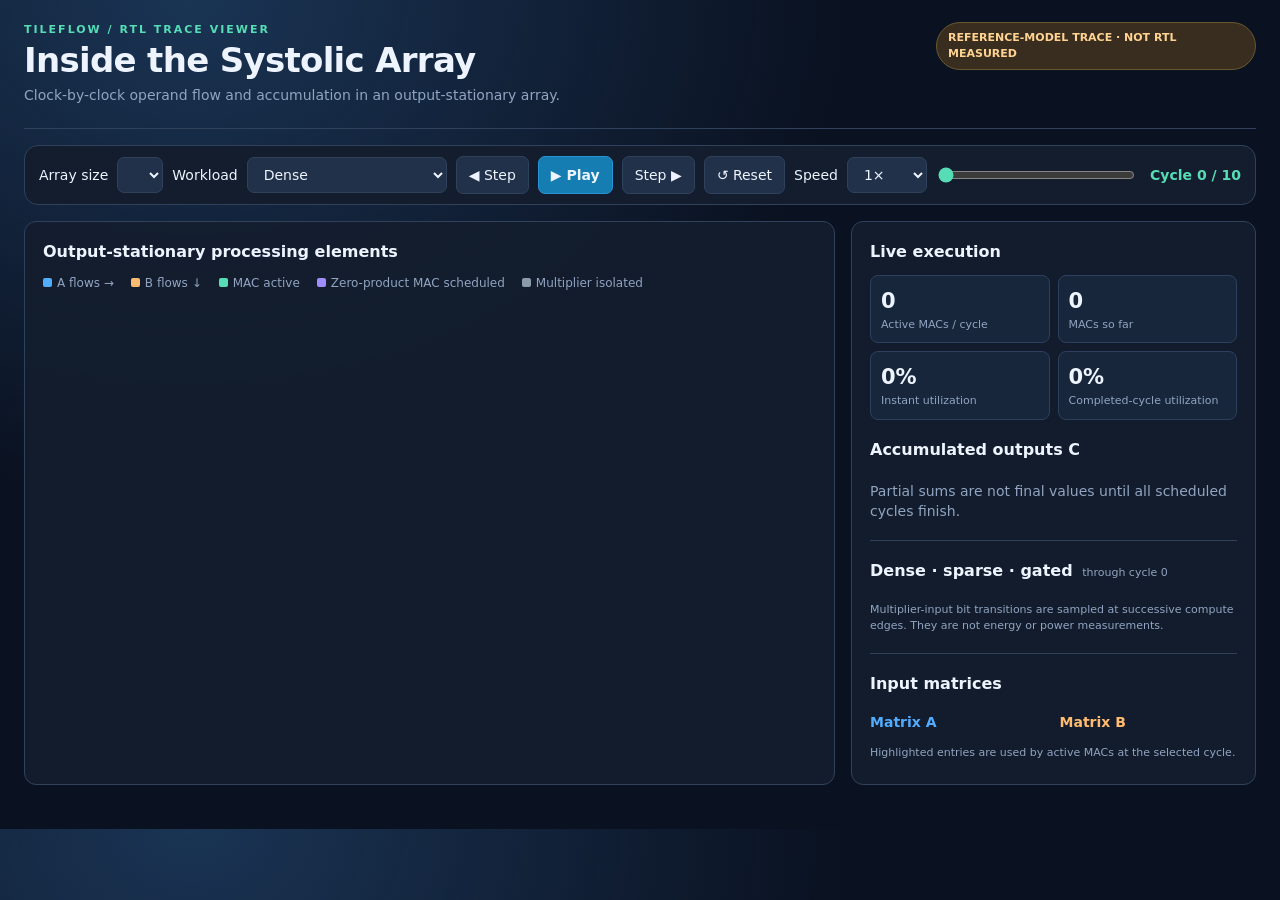
<file: viewer/index.html>
<!doctype html>
<html lang="en">
<head>
  <meta charset="utf-8">
  <meta name="viewport" content="width=device-width, initial-scale=1">
  <title>TileFlow | Systolic Array Trace Viewer</title>
  <link rel="stylesheet" href="style.css">
</head>
<body>
  <div class="shell">
    <header>
      <div>
        <div class="kicker">TileFlow / RTL trace viewer</div>
        <h1>Inside the Systolic Array</h1>
        <p>Clock-by-clock operand flow and accumulation in an output-stationary array.</p>
      </div>
      <div class="stamp" id="sourceStamp">REFERENCE-MODEL TRACE · NOT RTL MEASURED</div>
    </header>

    <div class="controls">
      <label for="size">Array size</label>
      <select id="size" aria-label="Select array dimensions"></select>
      <label for="workload">Workload</label>
      <select id="workload" aria-label="Select matrix workload">
        <option value="dense">Dense</option>
        <option value="sparse">Sparse (conventional)</option>
        <option value="gated">Sparse + zero-gated</option>
      </select>
      <span id="densityControl" class="density-control" hidden>
        <label for="density">Target zeros</label>
        <select id="density" aria-label="Target percentage of zero inputs">
          <option value="25">25%</option>
          <option value="50" selected>50%</option>
          <option value="75">75%</option>
        </select>
      </span>
      <button id="prev" aria-label="Previous clock">◀ Step</button>
      <button id="toggle" class="primary">▶ Play</button>
      <button id="next" aria-label="Next clock">Step ▶</button>
      <button id="reset">↺ Reset</button>
      <label for="speed">Speed</label>
      <select id="speed">
        <option value="1100">0.5×</option>
        <option value="620" selected>1×</option>
        <option value="320">2×</option>
        <option value="150">4×</option>
      </select>
      <input id="scrub" class="range" type="range" min="0" value="0" aria-label="Cycle scrubber">
      <div class="count" id="clock">Cycle 0 / 10</div>
    </div>

    <div class="main">
      <section class="panel">
        <h2>Output-stationary processing elements</h2>
        <div class="legend">
          <span><i class="sw a"></i>A flows →</span>
          <span><i class="sw b"></i>B flows ↓</span>
          <span><i class="sw active"></i>MAC active</span>
          <span><i class="sw zero"></i>Zero-product MAC scheduled</span>
          <span><i class="sw gated"></i>Multiplier isolated</span>
        </div>
        <div class="array-scroll">
          <div id="array" class="array-wrap"></div>
        </div>
      </section>

      <aside class="panel">
        <h2>Live execution</h2>
        <div class="stats">
          <div class="stat"><div class="num" id="active">0</div><div class="lbl">Active MACs / cycle</div></div>
          <div class="stat"><div class="num" id="cumulative">0</div><div class="lbl">MACs so far</div></div>
          <div class="stat"><div class="num" id="util">0%</div><div class="lbl">Instant utilization</div></div>
          <div class="stat"><div class="num" id="overall">0%</div><div class="lbl">Completed-cycle utilization</div></div>
        </div>

        <h2>Accumulated outputs C</h2>
        <div id="output"></div>
        <p id="status">Partial sums are not final values until all scheduled cycles finish.</p>

        <hr class="section-divider">
        <h2>Dense · sparse · gated <span class="comparison-progress" id="comparisonCycle">through cycle 0</span></h2>
        <div class="comparison-scroll">
          <div id="comparison" aria-live="off" aria-label="Cumulative hardware-mode comparison through selected cycle"></div>
        </div>
        <p class="comparison-note">Multiplier-input bit transitions are sampled at successive compute edges. They are not energy or power measurements.</p>

        <hr class="section-divider">
        <h2>Input matrices</h2>
        <div class="matrix-group">
          <div>
            <p class="matrix-label-a">Matrix A</p>
            <div id="matrixA"></div>
          </div>
          <div>
            <p class="matrix-label-b">Matrix B</p>
            <div id="matrixB"></div>
          </div>
        </div>
        <p class="matrix-help">Highlighted entries are used by active MACs at the selected cycle.</p>

      </aside>
    </div>
  </div>
  <script src="app.js"></script>
</body>
</html>
</file>
<file: viewer/style.css>
:root {
  color-scheme: dark;
  --bg: #0a1120;
  --panel: #131d2e;
  --panel2: #19263c;
  --stroke: #30425b;
  --text: #edf4ff;
  --muted: #91a4c1;
  --a: #53adff;
  --b: #ffbb6f;
  --active: #56ddb6;
  --zero: #9f8dff;
}
* {
  box-sizing: border-box;
}
body {
  margin: 0;
  font: 14px/1.45 system-ui,-apple-system,Segoe UI,Arial;
  background: radial-gradient(ellipse at 15% 0,#1a3454 0,transparent 43%),var(--bg);
  color: var(--text);
}
.shell {
  max-width: 1480px;
  margin: auto;
  padding: 22px 24px 44px;
}
header {
  display: flex;
  justify-content: space-between;
  align-items: flex-start;
  gap: 16px;
  flex-wrap: wrap;
  border-bottom: 1px solid var(--stroke);
  padding-bottom: 17px;
  margin-bottom: 16px;
}
h1 {
  font-size: clamp(25px,3.0vw,34px);
  line-height: 1.1;
  letter-spacing: -.7px;
  margin: 4px 0 6px;
}
h2 {
  font-size: 16px;
  margin: 0 0 12px;
}
p {
  color: var(--muted);
  margin: 5px 0;
}
.kicker {
  text-transform: uppercase;
  font-weight: 700;
  letter-spacing: 2px;
  color: var(--active);
  font-size: 11px;
}
.stamp {
  padding: 7px 11px;
  border: 1px solid #68582e;
  background: #392d1f;
  color: #ffd391;
  border-radius: 50px;
  font-size: 11px;
  font-weight: 750;
  max-width: 320px;
}
.panel {
  background: rgba(19,29,46,.9);
  border: 1px solid var(--stroke);
  border-radius: 12px;
  padding: 18px;
}
.main {
  display: grid;
  grid-template-columns: minmax(0,1fr) 300px;
  gap: 16px;
}
.controls {
  display: flex;
  flex-wrap: wrap;
  align-items: center;
  gap: 9px;
  margin: 0 0 16px;
  padding: 10px 14px;
  background: var(--panel);
  border: 1px solid var(--stroke);
  border-radius: 14px;
}
button,select {
  font: inherit;
  border: 1px solid var(--stroke);
  background: #22314a;
  color: var(--text);
  padding: 8px 12px;
  border-radius: 7px;
  cursor: pointer;
}
button:hover, select:hover {
  background: #2f4567;
}
button.primary {
  background: #167db2;
  border-color: #2795d3;
  font-weight: 750;
}
button:disabled {
  opacity: .4;
  cursor: default;
}
.range {
  flex: 1;
  min-width: 150px;
  accent-color: #56ddb6;
}
.count {
  font-variant-numeric: tabular-nums;
  font-weight: 700;
  color: var(--active);
  min-width: 95px;
  text-align: right;
}
.legend {
  display: flex;
  gap: 17px;
  flex-wrap: wrap;
  color: var(--muted);
  margin-bottom: 18px;
  font-size: 12px;
}
.sw {
  display: inline-block;
  width: 9px;
  height: 9px;
  border-radius: 2px;
  margin-right: 5px;
}
.sw.a {
  background: var(--a);
}
.sw.b {
  background: var(--b);
}
.sw.active {
  background: var(--active);
}
.sw.zero {
  background: var(--zero);
}
.array-scroll {
  overflow-x: auto;
  padding: 10px 4px 13px;
}
.array-wrap {
  min-width: 620px;
  max-width: 900px;
  margin: auto;
}
.top-inputs {
  display: grid;
  grid-template-columns: 34px repeat(4,minmax(0,1fr));
  gap: 27px;
  margin-bottom: 15px;
}
.left-input {
  display: flex;
  align-items: center;
  justify-content: flex-end;
  gap: 3px;
  min-width: 34px;
}
.chip {
  font-variant-numeric: tabular-nums;
  font-weight: 650;
  border-radius: 5px;
  padding: 3px 6px;
  font-size: 12px;
  display: inline-block;
  white-space: nowrap;
}
.chip.a {
  background: #143755;
  color: var(--a);
  border: 1px solid #2e78ac;
}
.chip.b {
  background: #493222;
  color: var(--b);
  border: 1px solid #9b6031;
}
.chip.dim {
  opacity: .23;
}
.input-b {
  text-align: center;
}
.array-row {
  display: grid;
  grid-template-columns: 34px repeat(4,minmax(0,1fr));
  gap: 27px;
  margin-bottom: 15px;
}
.tile {
  position: relative;
  min-height: 101px;
  border-radius: 8px;
  border: 1px solid #405675;
  background: #19283e;
  padding: 10px;
  transition: background .24s,border-color .24s,transform .18s;
  overflow: visible;
}
.tile.active {
  background: #103c42;
  border-color: #42c7a6;
  box-shadow: inset 0 0 0 1px #388e7c,0 0 12px #2e8f7830;
}
.tile.zero-op {
  border-color: var(--zero);
  background: #292348;
}
.tile.pending {
  background: #252d43;
}
.tile .pe-id {
  font-size: 10px;
  letter-spacing: .3px;
  font-weight: 700;
  color: #b0c1d9;
}
.tile .operand-line {
  display: flex;
  gap: 5px;
  flex-wrap: wrap;
  margin-top: 7px;
}
.tile .calc {
  font-weight: 650;
  font-size: 12px;
  color: #dce8fa;
  margin-top: 5px;
  min-height: 18px;
  white-space: nowrap;
}
.tile .acc {
  font-size: 11px;
  color: #a8bfd6;
  margin-top: 2px;
  font-variant-numeric: tabular-nums;
}
.tile .acc strong {
  color: var(--text);
}
/* Links show values accepted by the destination on the selected clock edge.
Motion is a visual transition between sampled edges, not subcycle timing. */
.link {
  position: absolute;
  z-index: 5;
  pointer-events: none;
  display: flex;
  justify-content: center;
  align-items: center;
  color: var(--muted);
  font-size: 10px;
}
.link:before {
  content: "";
  position: absolute;
  background: #44617c;
  opacity: .8;
}
.link-h {
  left: 100%;
  top: 40%;
  height: 19px;
  width: 27px;
}
.link-h:before {
  height: 1px;
  width: 100%;
  left: 0;
  top: 50%;
}
.link-v {
  top: 100%;
  left: 45%;
  width: 21px;
  height: 27px;
}
.link-v:before {
  width: 1px;
  height: 100%;
  left: 50%;
  top: 0;
}
.link-value {
  position: relative;
  z-index: 1;
  font-weight: 700;
  font-variant-numeric: tabular-nums;
  min-width: 18px;
  text-align: center;
  border-radius: 4px;
  background: #132c44;
  border: 1px solid #39729d;
  color: var(--a);
  line-height: 17px;
  padding: 0 2px;
}
.link-v .link-value {
  background: #3b2b21;
  border-color: #825934;
  color: var(--b);
}
.link-idle .link-value {
  background: var(--panel);
  border-color: #33465f;
  color: #7089a7;
  font-weight: 500;
}
.link-h:not(.link-idle) .link-value {
  animation: flow-x .36s ease-out;
}
.link-v:not(.link-idle) .link-value {
  animation: flow-y .36s ease-out;
}
@keyframes flow-x {
  from {
    transform: translateX(-9px);
    opacity: .15;
  }
  to {
    transform: translateX(0);
    opacity: 1;
  }
}
@keyframes flow-y {
  from {
    transform: translateY(-9px);
    opacity: .15;
  }
  to {
    transform: translateY(0);
    opacity: 1;
  }
}
@media (prefers-reduced-motion:reduce) {
  .link-value {
    animation: none!important;
  }
  .tile {
    transition: none;
  }
}
.stats {
  display: grid;
  grid-template-columns: 1fr 1fr;
  gap: 8px;
  margin-bottom: 18px;
}
.stat {
  padding: 10px;
  background: #17263b;
  border: 1px solid #2c405e;
  border-radius: 8px;
}
.stat .num {
  font-size: 21px;
  font-weight: 760;
  font-variant-numeric: tabular-nums;
}
.stat .lbl {
  font-size: 11px;
  color: var(--muted);
}
.output-row {
  display: flex;
  gap: 7px;
  margin: 6px 0;
}
.entry {
  min-width: 40px;
  padding: 8px;
  text-align: center;
  border-radius: 6px;
  background: #203249;
  border: 1px solid #304765;
  font-weight: 700;
  font-variant-numeric: tabular-nums;
}
.entry.done {
  background: #164039;
  border-color: #247665;
  color: #a5f2d4;
}
.matrix-group {
  display: grid;
  grid-template-columns: 1fr 1fr;
  gap: 12px;
}
.matrix-grid {
  display: grid;
  gap: 4px;
}
.matrix-number {
  background: #1d2e48;
  border: 1px solid #354e6b;
  border-radius: 5px;
  text-align: center;
  padding: 7px 2px;
  font-variant-numeric: tabular-nums;
}
@media (max-width:980px) {
  .main {
    grid-template-columns: 1fr;
  }
  .array-wrap {
    max-width: 800px;
  }
  .stats {
    grid-template-columns: repeat(4,1fr);
  }
}
@media (max-width:540px) {
  .shell {
    padding: 16px 10px;
  }
  .panel {
    padding: 12px;
  }
  .stats {
    grid-template-columns: 1fr 1fr;
  }
  .array-wrap {
    min-width: 510px;
  }
  .matrix-group {
    grid-template-columns: 1fr 1fr;
  }
}

.section-divider {
  border: 0;
  border-top: 1px solid var(--stroke);
  margin: 18px 0;
}

.matrix-label-a,
.matrix-label-b {
  font-weight: 750;
}

.matrix-label-a {
  color: var(--a);
}

.matrix-label-b {
  color: var(--b);
}

.down-arrow {
  color: var(--b);
  font-size: 15px;
}

.right-arrow {
  color: var(--a);
}

/* Dense grids stay legible without making the complete array a dashboard. */
.array-wrap.dense .array-row,
.array-wrap.dense .top-inputs {
  gap: 18px;
  margin-bottom: 10px;
}
.array-wrap.dense .tile {
  padding: 7px;
  min-height: 88px;
}
.array-wrap.dense .tile .calc {
  font-size: 10px;
}
.array-wrap.dense .tile .chip {
  font-size: 11px;
  padding: 2px 4px;
}
.array-wrap.dense .link-h {
  width: 18px;
}
.array-wrap.dense .link-v {
  height: 18px;
}
#output {
  overflow-x: auto;
  padding-bottom: 3px;
}
#output.dense .entry {
  min-width: 31px;
  padding: 6px 4px;
  font-size: 11px;
}
.matrix-group.large {
  grid-template-columns: 1fr;
}
.matrix-group.large .matrix-number {
  padding: 4px 0;
  font-size: 11px;
}

/* Keep workload controls compact. Hidden is required because controls are inline. */
.density-control:not([hidden]) {
  display: inline-flex;
  align-items: center;
  gap: 7px;
}
.density-control[hidden] {
  display: none;
}

/* Paired workload comparison, evaluated from the captured traces. */
.compare-table {
  width: 100%;
  border-collapse: collapse;
  font-size: 12px;
  font-variant-numeric: tabular-nums;
}
.compare-table th,
.compare-table td {
  padding: 7px 5px;
  border-bottom: 1px solid var(--stroke);
  text-align: right;
  white-space: nowrap;
}
.compare-table th:first-child {
  text-align: left;
}
.compare-table thead th {
  font-weight: 650;
  color: var(--muted);
  font-size: 11px;
}

/* The comparison follows the playback clock instead of displaying end totals. */
.comparison-progress {
  display: inline-block;
  margin-left: 4px;
  color: var(--muted);
  font-size: 11px;
  font-weight: 500;
  font-variant-numeric: tabular-nums;
}
.compare-table th:first-child {
  white-space: normal;
}

/* Source operands used by active PEs on the displayed rising edge. */
.matrix-number.in-use {
  font-weight: 750;
  transition: background .15s, border-color .15s, box-shadow .15s;
}
#matrixA .matrix-number.in-use {
  background: #205e8a;
  border-color: var(--a);
  color: #ffffff;
  box-shadow: inset 0 0 0 1px #53adffbb, 0 0 9px #53adff33;
}
#matrixB .matrix-number.in-use {
  background: #70441f;
  border-color: var(--b);
  color: #ffffff;
  box-shadow: inset 0 0 0 1px #ffbb6fbb, 0 0 9px #ffbb6f33;
}
.matrix-help {
  margin-top: 8px;
  font-size: 11px;
}

/* The isolated multiplier is distinct from a scheduled zero-product MAC. */
.sw.gated { background: #8c9ba9; }
.tile.gated {
  border-color: #637b90;
  background: #202e3c;
}
.tile.gated .calc { color: #c6d3e0; }
.comparison-scroll { overflow-x: auto; }
.comparison-scroll .compare-table { min-width: 345px; }
.comparison-note { font-size: 11px; line-height: 1.5; margin-top: 8px; }

@media (min-width: 981px) {
  .main { grid-template-columns: minmax(0,1fr) minmax(345px,405px); }
}
</file>
